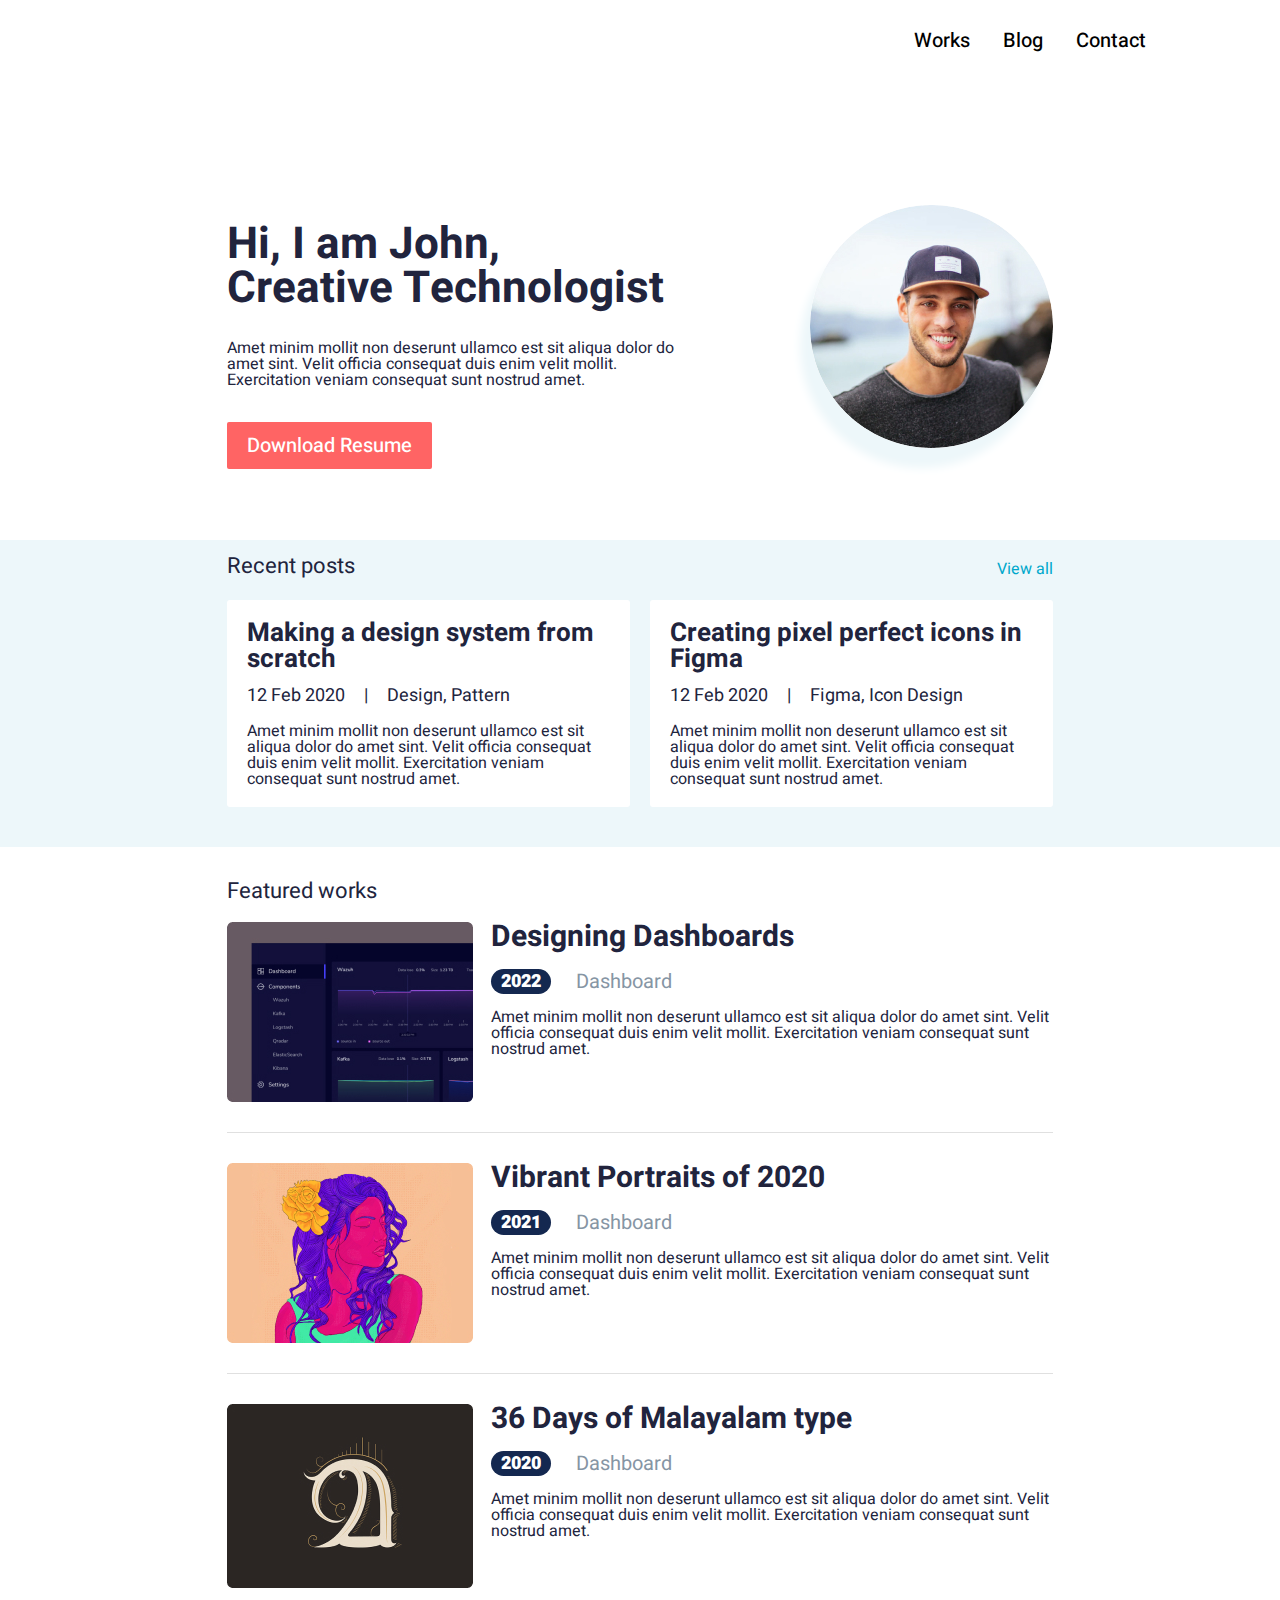
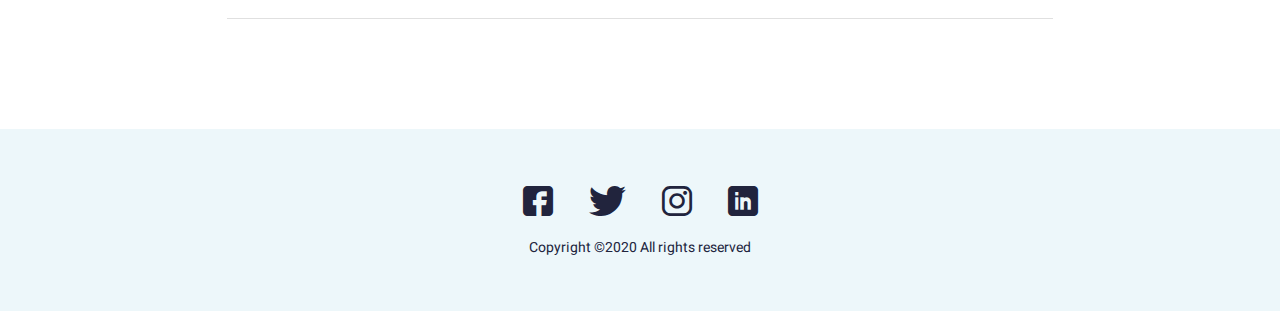
<file: index.html>
<!DOCTYPE html>
<html lang="en">
  <head>
    <meta charset="UTF-8" />
    <meta http-equiv="X-UA-Compatible" content="IE=edge" />
    <meta name="viewport" content="width=device-width, initial-scale=1.0" />
    <title>John</title>
    <link
      href="https://fonts.googleapis.com/css2?family=Heebo:wght@400;500;700;900&display=swap"
      rel="stylesheet"
    />
    <link rel="stylesheet" href="css/font-style.css" />
    <link rel="stylesheet" href="css/style.css" />
  </head>
  <body>
    <div class="header">
      <div class="header-content-container">
        <nav class="nav-body">
          <ul class="nav-list">
            <li><a href="work.html" class="nav-link">Works</a></li>
            <li><a href="blog.html" class="nav-link">Blog</a></li>
            <li><a href="" class="nav-link">Contact</a></li>
          </ul>
        </nav>
      </div>
    </div>

    <div class="hello">
      <div class="hello-container container">
        <div class="hello-content">
          <div class="hello-title title">
            Hi, I am John,<br />
            Creative Technologist
          </div>
          <div class="hello-text text">
            Amet minim mollit non deserunt ullamco est sit aliqua dolor do amet
            sint. Velit officia consequat duis enim velit mollit. Exercitation
            veniam consequat sunt nostrud amet.
          </div>
          <a href="" class="hello-btn btn">Download Resume</a>
        </div>
        <div class="hello-avatar">
          <img src="images/avatar.jpg" alt="avatar" />
        </div>
      </div>
    </div>

    <div class="work">
      <div class="container">
        <div class="work-header">
          <div class="work-preview preview">Recent posts</div>
          <a class="view" href="">View all</a>
        </div>
        <div class="work-body">
          <div class="work-body-item">
            <a href="" class="work-subtitle subtitle">
              Making a design system from scratch
            </a>
            <div class="work-date date">
              12 Feb 2020 <span>|</span> Design, Pattern
            </div>
            <div class="work-text text">
              Amet minim mollit non deserunt ullamco est sit aliqua dolor do
              amet sint. Velit officia consequat duis enim velit mollit.
              Exercitation veniam consequat sunt nostrud amet.
            </div>
          </div>
          <div class="work-body-item">
            <a href="" class="work-subtitle subtitle">
              Creating pixel perfect icons in Figma
            </a>
            <div class="work-date date">
              12 Feb 2020 <span>|</span> Figma, Icon Design
            </div>
            <div class="work-text text">
              Amet minim mollit non deserunt ullamco est sit aliqua dolor do
              amet sint. Velit officia consequat duis enim velit mollit.
              Exercitation veniam consequat sunt nostrud amet.
            </div>
          </div>
        </div>
      </div>
    </div>

    <div class="future-work">
      <div class="future-work-container container">
        <div class="future-preview preview">Featured works</div>
        <div class="future-item">
          <div class="future-item-img">
            <a href="" class="future-img">
              <img src="images/01.jpg" alt="" />
            </a>
          </div>
          <div class="future-item-content">
            <a href="" class="future-big-title big-title"
              >Designing Dashboards</a
            >
            <div class="future-info">
              <div class="future-date">2022</div>
              <div class="future-category pale-font">Dashboard</div>
            </div>
            <div class="future-text text">
              Amet minim mollit non deserunt ullamco est sit aliqua dolor do
              amet sint. Velit officia consequat duis enim velit mollit.
              Exercitation veniam consequat sunt nostrud amet.
            </div>
          </div>
        </div>
        <div class="future-item">
          <div class="future-item-img">
            <a href="" class="future-img">
              <img src="images/02.jpg" alt="" />
            </a>
          </div>
          <div class="future-item-content">
            <a href="" class="future-big-title big-title"
              >Vibrant Portraits of 2020</a
            >
            <div class="future-info">
              <div class="future-date">2021</div>
              <div class="future-category pale-font">Dashboard</div>
            </div>
            <div class="future-text text">
              Amet minim mollit non deserunt ullamco est sit aliqua dolor do
              amet sint. Velit officia consequat duis enim velit mollit.
              Exercitation veniam consequat sunt nostrud amet.
            </div>
          </div>
        </div>
        <div class="future-item">
          <div class="future-item-img">
            <a href="" class="future-img">
              <img src="images/03.jpg" alt="" />
            </a>
          </div>
          <div class="future-item-content">
            <a href="" class="future-big-title big-title"
              >36 Days of Malayalam type</a
            >
            <div class="future-info">
              <div class="future-date">2020</div>
              <div class="future-category pale-font">Dashboard</div>
            </div>
            <div class="future-text text">
              Amet minim mollit non deserunt ullamco est sit aliqua dolor do
              amet sint. Velit officia consequat duis enim velit mollit.
              Exercitation veniam consequat sunt nostrud amet.
            </div>
          </div>
        </div>
      </div>
    </div>

    <footer class="footer">
      <div class="footer-container container">
        <div class="footer-content">
          <div class="social-icon-list">
            <a href="" class="social-icon icon-fb"></a>
            <a href="" class="social-icon icon-Group"></a>
            <a href="" class="social-icon icon-insta"></a>
            <a href="" class="social-icon icon-Linkedin"></a>
          </div>
          <div class="copyright">Copyright ©2020 All rights reserved</div>
        </div>
      </div>
    </footer>
  </body>
</html>
</file>
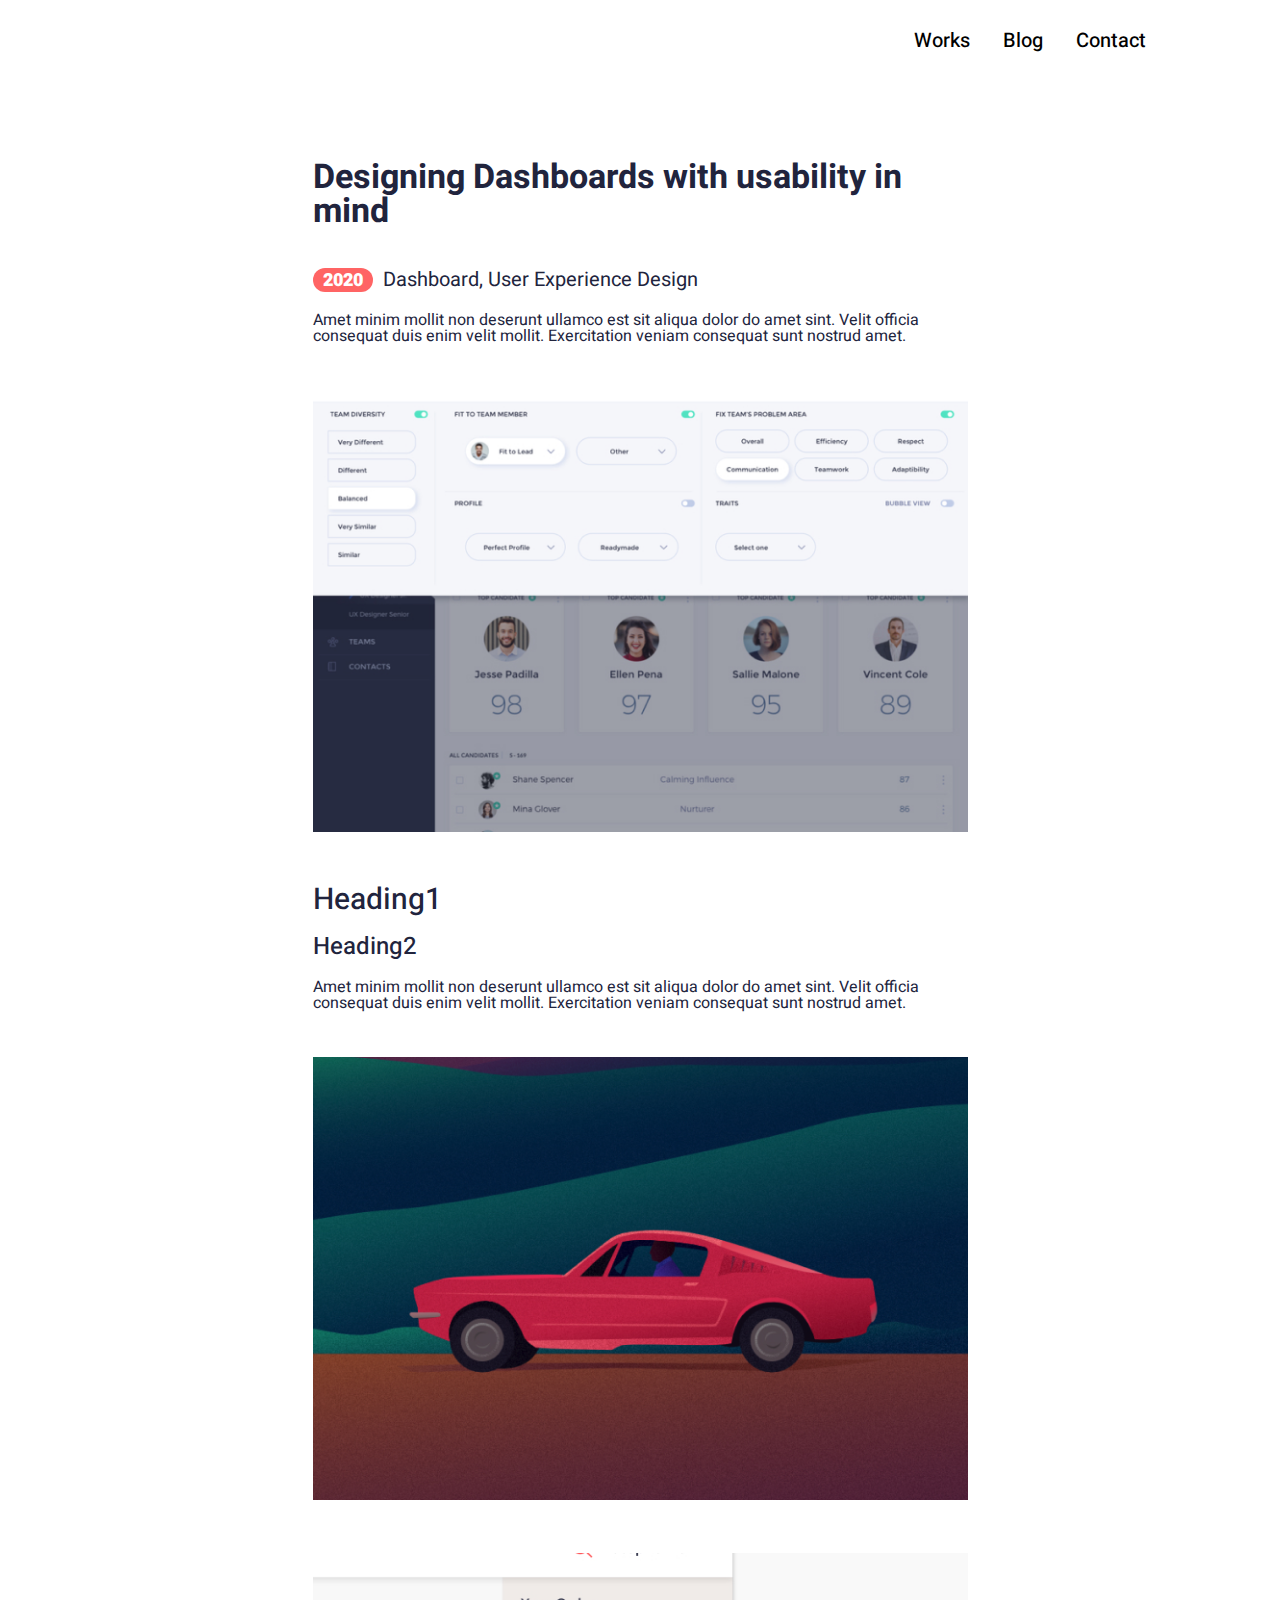
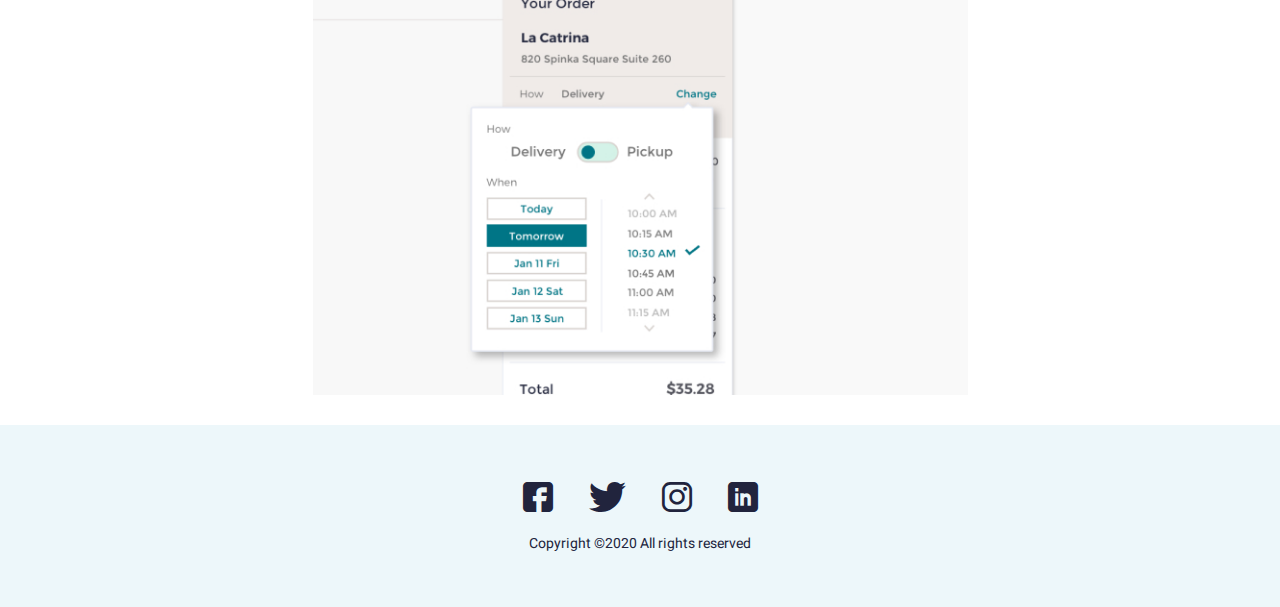
<file: article.html>
<!DOCTYPE html>
<html lang="en">
  <head>
    <meta charset="UTF-8" />
    <meta http-equiv="X-UA-Compatible" content="IE=edge" />
    <meta name="viewport" content="width=device-width, initial-scale=1.0" />
    <title>Works</title>
    <link
      href="https://fonts.googleapis.com/css2?family=Heebo:wght@400;500;700;900&display=swap"
      rel="stylesheet"
    />
    <link rel="stylesheet" href="css/font-style.css" />
    <link rel="stylesheet" href="css/style.css" />
  </head>
  <body>
    <div class="header">
      <div class="header-content-container">
        <nav class="nav-body">
          <ul class="nav-list">
            <li><a href="work.html" class="nav-link">Works</a></li>
            <li><a href="blog.html" class="nav-link">Blog</a></li>
            <li><a href="contact.html" class="nav-link">Contact</a></li>
          </ul>
        </nav>
      </div>
    </div>

    <div class="article">
      <div class="article-container">
        <div class="article-title">
          Designing Dashboards with usability in mind
        </div>
        <div class="article-info">
          <div class="article-date">2020</div>
          <div class="article-description">
            Dashboard, User Experience Design
          </div>
        </div>
        <div class="article-content">
          <div class="article-text text">
            Amet minim mollit non deserunt ullamco est sit aliqua dolor do amet
            sint. Velit officia consequat duis enim velit mollit. Exercitation
            veniam consequat sunt nostrud amet.
          </div>
          <img class="article-img" src="images/article02.jpg" alt="" />
        </div>
        <div class="heading1">Heading1</div>
        <div class="heading2">Heading2</div>
        <div class="article-content">
          <div class="article-text text">
            Amet minim mollit non deserunt ullamco est sit aliqua dolor do amet
            sint. Velit officia consequat duis enim velit mollit. Exercitation
            veniam consequat sunt nostrud amet.
          </div>
          <img class="article-img" src="images/article01.jpg" alt="" />
        </div>
        <img class="article-img" src="images/article03.jpg" alt="" />
      </div>
    </div>

    <footer class="footer">
      <div class="footer-container container">
        <div class="footer-content">
          <div class="social-icon-list">
            <a href="" class="social-icon icon-fb"></a>
            <a href="" class="social-icon icon-Group"></a>
            <a href="" class="social-icon icon-insta"></a>
            <a href="" class="social-icon icon-Linkedin"></a>
          </div>
          <div class="copyright">Copyright ©2020 All rights reserved</div>
        </div>
      </div>
    </footer>
  </body>
</html>
</file>
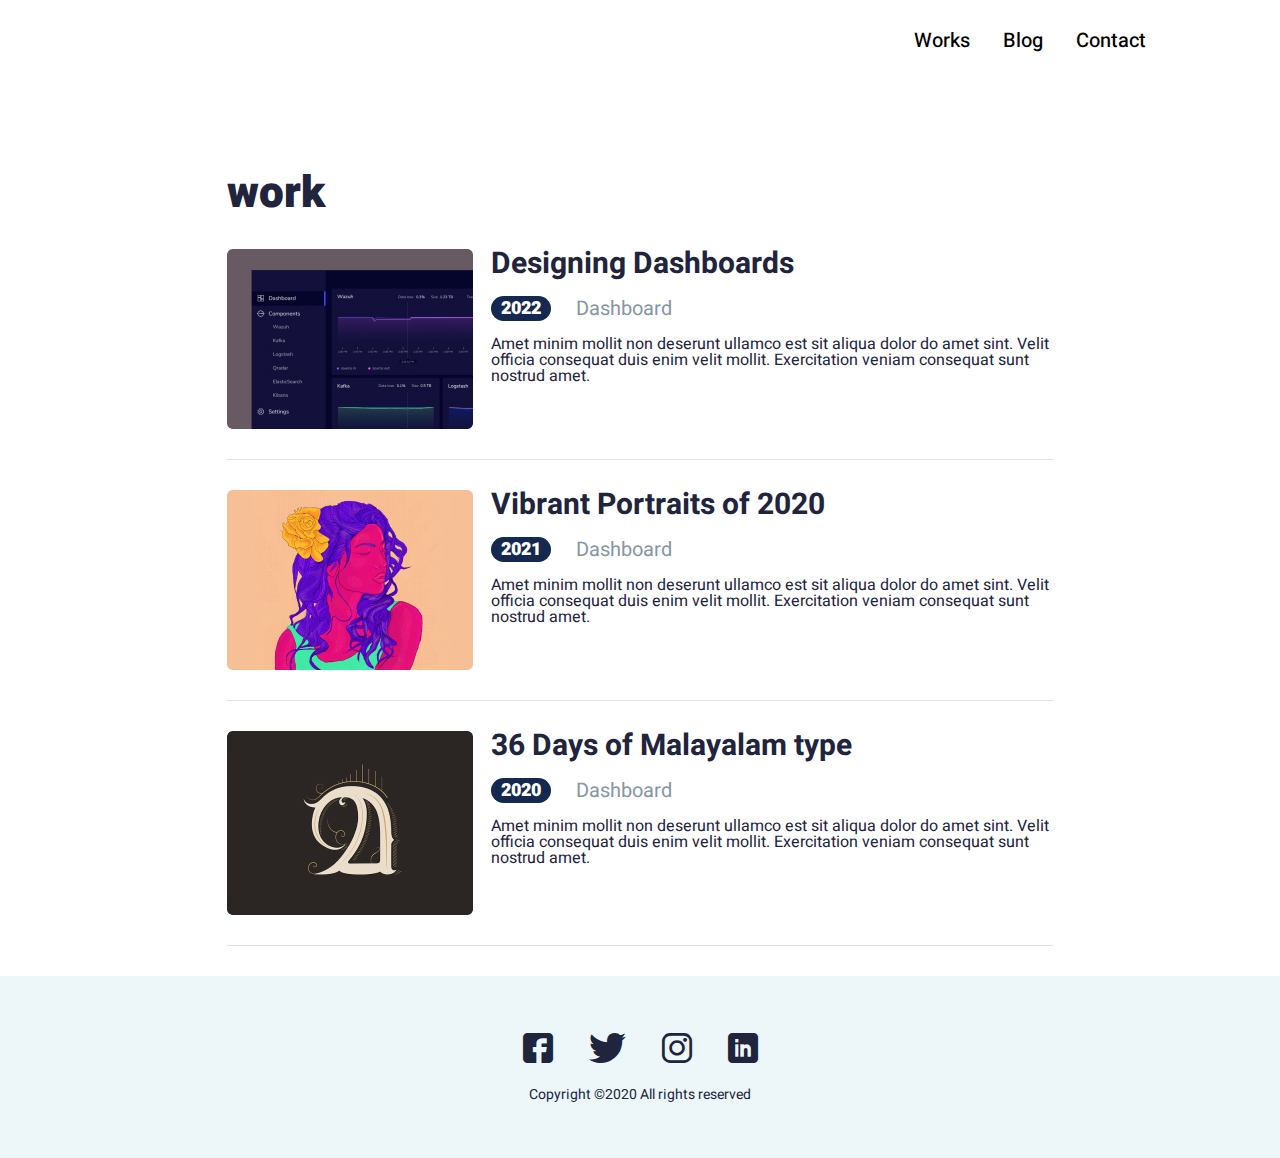
<file: work.html>
<!DOCTYPE html>
<html lang="en">
  <head>
    <meta charset="UTF-8" />
    <meta http-equiv="X-UA-Compatible" content="IE=edge" />
    <meta name="viewport" content="width=device-width, initial-scale=1.0" />
    <title>Works</title>
    <link
      href="https://fonts.googleapis.com/css2?family=Heebo:wght@400;500;700;900&display=swap"
      rel="stylesheet"
    />
    <link rel="stylesheet" href="css/font-style.css" />
    <link rel="stylesheet" href="css/style.css" />
  </head>
  <body>
    <div class="header">
      <div class="header-content-container">
        <nav class="nav-body">
          <ul class="nav-list">
            <li><a href="work.html" class="nav-link">Works</a></li>
            <li><a href="blog.html" class="nav-link">Blog</a></li>
            <li><a href="" class="nav-link">Contact</a></li>
          </ul>
        </nav>
      </div>
    </div>
    <div class="work-site">
      <div class="future-work-container container">
        <div class="big-work-title">work</div>
        <div class="future-item">
          <div class="future-item-img">
            <a href="" class="future-img">
              <img src="images/01.jpg" alt="" />
            </a>
          </div>
          <div class="future-item-content">
            <a href="" class="future-big-title big-title"
              >Designing Dashboards</a
            >
            <div class="future-info">
              <div class="future-date">2022</div>
              <div class="future-category pale-font">Dashboard</div>
            </div>
            <div class="future-text text">
              Amet minim mollit non deserunt ullamco est sit aliqua dolor do
              amet sint. Velit officia consequat duis enim velit mollit.
              Exercitation veniam consequat sunt nostrud amet.
            </div>
          </div>
        </div>
        <div class="future-item">
          <div class="future-item-img">
            <a href="" class="future-img">
              <img src="images/02.jpg" alt="" />
            </a>
          </div>
          <div class="future-item-content">
            <a href="" class="future-big-title big-title"
              >Vibrant Portraits of 2020</a
            >
            <div class="future-info">
              <div class="future-date">2021</div>
              <div class="future-category pale-font">Dashboard</div>
            </div>
            <div class="future-text text">
              Amet minim mollit non deserunt ullamco est sit aliqua dolor do
              amet sint. Velit officia consequat duis enim velit mollit.
              Exercitation veniam consequat sunt nostrud amet.
            </div>
          </div>
        </div>
        <div class="future-item">
          <div class="future-item-img">
            <a href="" class="future-img">
              <img src="images/03.jpg" alt="" />
            </a>
          </div>
          <div class="future-item-content">
            <a href="" class="future-big-title big-title"
              >36 Days of Malayalam type</a
            >
            <div class="future-info">
              <div class="future-date">2020</div>
              <div class="future-category pale-font">Dashboard</div>
            </div>
            <div class="future-text text">
              Amet minim mollit non deserunt ullamco est sit aliqua dolor do
              amet sint. Velit officia consequat duis enim velit mollit.
              Exercitation veniam consequat sunt nostrud amet.
            </div>
          </div>
        </div>
      </div>
    </div>

    <footer class="footer">
      <div class="footer-container container">
        <div class="footer-content">
          <div class="social-icon-list">
            <a href="" class="social-icon icon-fb"></a>
            <a href="" class="social-icon icon-Group"></a>
            <a href="" class="social-icon icon-insta"></a>
            <a href="" class="social-icon icon-Linkedin"></a>
          </div>
          <div class="copyright">Copyright ©2020 All rights reserved</div>
        </div>
      </div>
    </footer>
  </body>
</html>
</file>
<file: css/font-style.css>
@font-face {
  font-family: 'icons';
  src: url('../fonts/icons.eot?ia7au4');
  src: url('../fonts/icons.eot?ia7au4#iefix') format('embedded-opentype'),
    url('../fonts/icons.ttf?ia7au4') format('truetype'),
    url('../fonts/icons.woff?ia7au4') format('woff'),
    url('../fonts/icons.svg?ia7au4#icons') format('svg');
  font-weight: normal;
  font-style: normal;
  font-display: block;
}

[class^='icon-']::before,
[class*=' icon-']::before {
  /* use !important to prevent issues with browser extensions that change fonts */
  font-family: 'icons' !important;
  speak: never;
  font-style: normal;
  font-weight: normal;
  font-variant: normal;
  text-transform: none;
  line-height: 1;

  /* Better Font Rendering =========== */
  -webkit-font-smoothing: antialiased;
  -moz-osx-font-smoothing: grayscale;
}

.icon-fb:before {
  content: '\e900';
}
.icon-Group:before {
  content: '\e901';
}
.icon-insta:before {
  content: '\e902';
}
.icon-Linkedin:before {
  content: '\e903';
}
</file>
<file: css/style.css>
/*Обнуление*/
* {
  padding: 0;
  margin: 0;
  border: 0;
}
*,
*:before,
*:after {
  -moz-box-sizing: border-box;
  -webkit-box-sizing: border-box;
  box-sizing: border-box;
}
:focus,
:active {
  outline: none;
}
a:focus,
a:active {
  outline: none;
}

nav,
footer,
header,
aside {
  display: block;
}

html,
body {
  height: 100%;
  width: 100%;
  font-size: 100%;
  line-height: 1;
  font-size: 14px;
  -ms-text-size-adjust: 100%;
  -moz-text-size-adjust: 100%;
  -webkit-text-size-adjust: 100%;
}
input,
button,
textarea {
  font-family: inherit;
}

input::-ms-clear {
  display: none;
}
button {
  cursor: pointer;
}
button::-moz-focus-inner {
  padding: 0;
  border: 0;
}
a,
a:visited {
  text-decoration: none;
}
a:hover {
  text-decoration: none;
}
ul li {
  list-style: none;
}
img {
  vertical-align: top;
}

h1,
h2,
h3,
h4,
h5,
h6 {
  font-size: inherit;
  font-weight: 400;
}
/*--------------------*/

.bigred {
  font-size: 20px;
  color: red;
}
/* ////////////////////////////////////////////////MAIN/////////////////////////////////////////////////////////////// */
/* ////////////////////////////////////////////////MAIN/////////////////////////////////////////////////////////////// */
/* ////////////////////////////////////////////////MAIN/////////////////////////////////////////////////////////////// */
body {
  font-family: 'Heebo', sans-serif;
  color: #21243d;
}
.container {
  max-width: 886px;
  padding: 0 30px;
  margin: 0 auto;
}
.title {
  font-weight: 700;
  font-size: 44px;
  line-height: 60/40 * 100%;
}
.text {
  font-weight: 400;
  font-size: 16px;
  line-height: 24/16 * 100%;
}
.header-content-container {
  max-width: 1052px;
  padding: 0 20px;
  margin: 0 auto;
}
.nav-list {
  height: 82px;
  align-items: center;
  display: flex;
  justify-content: flex-end;
}
.nav-link {
  margin-left: 33px;
  font-weight: 500;
  font-size: 20px;
  text-align: right;
  color: black;
  transition: color 0.3s ease 0s;
}
.nav-link:hover {
  color: #ff6464;
}
/* /////////////////////////////////////////////////////////// HELLO/////////////////////////////////////////////////////////////// */
.hello {
  padding: 123px 0 71px 0;
}
.hello-container {
  display: flex;
}
.hello-content {
  padding-top: 18px;
}
.hello-title {
  margin-bottom: 29px;
}
.hello-text {
  margin-bottom: 34px;
}
.btn {
  line-height: 145%;
  height: 47px;
  padding: 0 20px;
  display: inline-flex;
  justify-content: center;
  align-items: center;
  text-align: center;
  border-radius: 2px;
  background-color: #ff6464;
  font-style: normal;
  font-weight: 500;
  font-size: 20px;
  color: #ffffff;
  transition: all 0.3s ease 0s;
}
.btn:hover {
  background-color: #746262;
}
.hello-avatar {
  flex: 0 0 243px;
  height: 243px;
  border-radius: 50%;
  overflow: hidden;
  margin-left: 110px;
  box-shadow: -10px 20px 10px 0px #edf7fa;
}
/* /////////////////////////////////////////////////////WORK/////////////////////////////////////////////////////////////// */
span {
  margin: 0 15px;
}
.work {
  padding: 15px 0px 30px;
  background: #edf7fa;
}
.subtitle {
  color: #21243d;
  font-weight: 700;
  font-size: 26px;
  line-height: 38/26 * 100%;
}
.date {
  font-weight: 400;
  font-size: 18px;
  line-height: 26/18 * 100%;
}
.work-header {
  margin-bottom: 13px;
  display: flex;
  justify-content: space-between;
  align-items: flex-end;
}
.preview {
  font-weight: 400;
  font-size: 22px;
  line-height: 60/22 * 100%;
}
.view {
  white-space: nowrap;
  font-weight: 400;
  font-size: 16px;
  line-height: 24/16 * 100%;
  color: #00a8cc;
}
.work-body {
  display: flex;
  justify-content: space-between;
  padding: 10px;
}
.work-body-item {
  border-radius: 3px;
  background-color: #ffffff;
  padding: 20px;
  margin: 0 -10px;
  width: 50%;
}

.work-subtitle {
  display: inline-block;
  transition: color 0.3s ease 0s;
  margin-bottom: 15px;
}
.work-subtitle:hover {
  color: #ff6464;
}
.work-date {
  margin-bottom: 18px;
}
/* /////////////////////////////////////////////////////////////////FUTURE///////////////////////////////////////////////// */
.big-title {
  font-weight: 700;
  font-size: 30px;
  line-height: 44/30 * 100%;
  color: #21243d;
}
.future-work {
  padding: 33px 0 80px 0;
}
.future-preview {
  margin: 0 0 20px 0;
}
.future-item {
  display: flex;
  align-items: flex-start;
  padding: 0 0 30px 0;
  margin: 0 0 30px 0;
  border-bottom: 1px solid #e0e0e0;
}
.future-img {
  max-height: 180px;
  max-width: 246px;
}
.future-item-content {
  padding: 0 0 0 18px;
}
.future-big-title {
  display: inline-block;
  margin: 0 0 17px 0;
  transition-duration: 0.3s;
}
.future-big-title:hover {
  color: #ff6464;
}
.future-info {
  display: flex;
  align-items: center;
  margin: 0 0 15px 0;
}

.future-date {
  display: inline-flex;
  align-items: center;
  justify-content: center;
  padding: 0 10px;
  background-color: #142850;
  height: 25px;
  border-radius: 13px;
  color: white;
  font-weight: 900;
  font-size: 18px;
}
.pale-font {
  font-weight: 400;
  font-size: 20px;
  line-height: 29/20 * 100%;
  color: #8695a4;
}
.future-category {
  margin: 0 0 0 25px;
}
/* ////////////////////////////////////////////////////////////////FOOTER/////////////////////////////////////////////////////// */
.footer {
  background-color: #edf7fa;
}
.footer-container {
  height: 182px;
  display: flex;
  align-items: center;
  justify-content: center;
}
.footer-content {
  text-align: center;
}
.social-icon-list {
  display: flex;
  justify-content: center;
  margin-bottom: 21px;
}
.social-icon {
  font-size: 30px;
  color: #21243d;
  margin: 0 18px;
}
.copyright {
  font-weight: 400;
  font-size: 14px;
  line-height: 21/14 * 100%;
}
/* /////////////////////////////////////////////////////////////BLOG///////////////////////////////////////////////////////////// */
/* /////////////////////////////////////////////////////////////BLOG///////////////////////////////////////////////////////////// */
/* /////////////////////////////////////////////////////////////BLOG///////////////////////////////////////////////////////////// */
.blog {
  padding: 90px 0 50px 0;
}
.blog-title {
  margin: 0 0 55px 0;
}
.blog-item {
  padding: 0 0 30px 0;
  border-bottom: 1px solid #e0e0e0;
  margin-bottom: 30px;
}
.blog-item:last-child {
  margin: 0 0 0 0;
}
.blog-subtitle {
  font-weight: 500;
  font-size: 30px;
  line-height: 44/30 * 100%;
  color: #21243d;
  transition-duration: 0.3s;
  margin-bottom: 17px;
}
.blog-subtitle:hover {
  color: #ff6464;
}
.blog-info {
  display: flex;
  margin-bottom: 15px;
  align-items: center;
}
.palka {
  margin: 0 15px;
  font-size: 2rem;
}
/* ////////////////////////////////////////////////////////////WORK////////////////////////////////////////////////// */
/* ////////////////////////////////////////////////////////////WORK////////////////////////////////////////////////// */
/* ////////////////////////////////////////////////////////////WORK////////////////////////////////////////////////// */
.work-site {
  padding: 90px 0 0 0;
}
.big-work-title {
  font-weight: 900;
  font-size: 44px;
  line-height: 60/44 * 100%;
  margin: 0 0 33px 0;
}
/* /////////////////////////////////////////////////////////ARTICLE//////////////////////////////////////////////////// */
/* /////////////////////////////////////////////////////////ARTICLE//////////////////////////////////////////////////// */
/* /////////////////////////////////////////////////////////ARTICLE//////////////////////////////////////////////////// */
.article {
  padding: 78px 0 30px 0;
}
.article-container {
  max-width: 695px;
  margin: 0 auto;
  padding: 0 20px;
}
.article-title {
  font-weight: 700;
  font-size: 34px;
  line-height: 50/34 * 100%;
  margin: 0 0 40px 0;
}
.article-info {
  display: flex;
  align-items: center;
  margin: 0 0 20px 0;
}
.article-date {
  height: 24px;
  background-color: #ff6464;
  border-radius: 13px;
  color: white;
  font-weight: 900;
  font-size: 18px;
  line-height: 140%;
  padding: 0 10px;
  margin: 0 10px 0 0;
}
.article-description {
  font-weight: 400;
  font-size: 20px;
  line-height: 29/20 * 100%;
}
.article-text {
  margin: 0 0 46px 0;
}
.article-content {
  margin-bottom: 53px;
}
.heading1 {
  font-weight: 500;
  font-size: 30px;
  line-height: 60/30 * 100%;
  margin-bottom: 20px;
}
.heading2 {
  font-weight: 500;
  font-size: 24px;
  line-height: 60/24 * 100%;
  margin-bottom: 20px;
}
.article-img {
  width: 100%;
}
</file>
